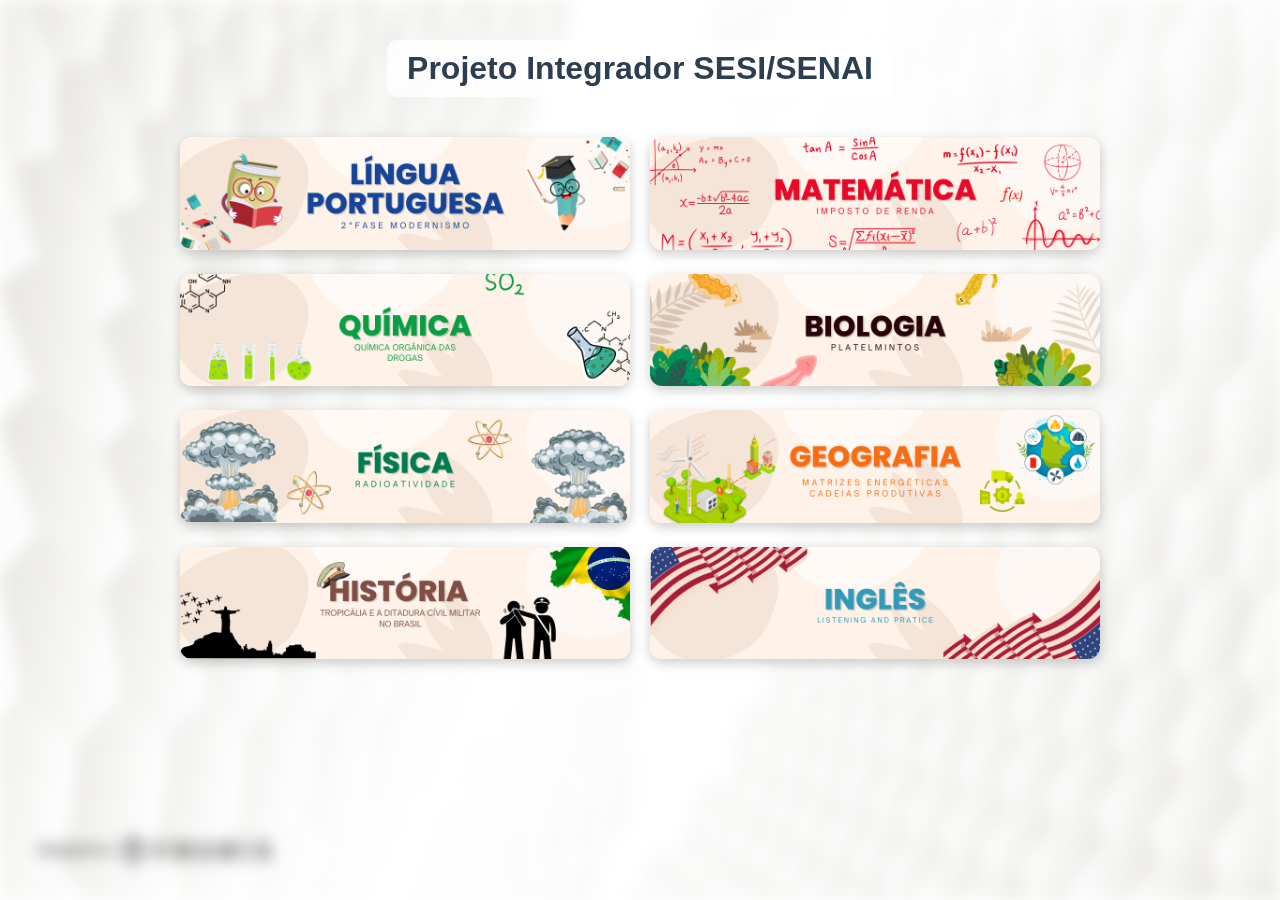
<file: index.html>
<!DOCTYPE html>
<html lang="pt-BR">

<head>
  <meta charset="UTF-8">
  <meta name="viewport" content="width=device-width, initial-scale=1.0">
  <title>Projeto Integrador</title>
  <style>
    * {
      margin: 0;
      padding: 0;
      box-sizing: border-box;
    }

    body, html {
      height: 100%;
      font-family: Arial, sans-serif;
    }

    .background {
      background-image: url('fundo barnco.webp');
      background-size: cover;
      background-position: center;
      filter: blur(8px);
      position: fixed;
      top: 0;
      left: 0;
      width: 100%;
      height: 100%;
      z-index: -1;
    }

    .conteudo {
      position: relative;
      z-index: 1;
      padding: 40px 20px;
      text-align: center;
    }

    h1 {
      color: #2c3e50;
      margin-bottom: 40px;
      background-color: rgba(255, 255, 255, 0.8);
      display: inline-block;
      padding: 10px 20px;
      border-radius: 10px;
    }

    .grid {
      display: flex;
      flex-wrap: wrap;
      justify-content: center;
      gap: 20px;
      max-width: 1000px;
      margin: 0 auto;
    }

    .imagem-link {
      width: 45%;
      min-width: 150px;
    }

    .imagem-link img {
      width: 100%;
      height: auto;
      border-radius: 12px;
      box-shadow: 0 4px 12px rgba(0, 0, 0, 0.2);
      transition: transform 0.2s ease-in-out;
    }

    .imagem-link img:hover {
      transform: scale(1.05);
    }

    @media (max-width: 768px) {
      .imagem-link {
        width: 75%;
      }
    }

    @media (max-width: 480px) {
      .imagem-link {
        width: 75%;
      }
    }
  </style>
</head>

<body>
    <div vw class="enabled">
        <div vw-access-button class="active"></div>
        <div vw-plugin-wrapper>
          <div class="vw-plugin-top-wrapper"></div>
        </div>
      </div>
      <script src="https://vlibras.gov.br/app/vlibras-plugin.js"></script>
      <script>
        new window.VLibras.Widget('https://vlibras.gov.br/app');
      </script>
  <div class="background"></div>

  <div class="conteudo">
    <h1>Projeto Integrador SESI/SENAI</h1>

    <div class="grid">
      <a href="lp.html" class="imagem-link"><img src="pageLP.png" alt="Língua Portuguesa"></a>
      <a href="mat.html" class="imagem-link"><img src="mat_banner.png" alt="Matemática"></a>
      <a href="qui.html" class="imagem-link"><img src="qui.png" alt="Química"></a>
      <a href="bio.html" class="imagem-link"><img src="bio.png" alt="Biologia"></a>
      <a href="fis.html" class="imagem-link"><img src="fis.png" alt="Física"></a>
      <a href="geo.html" class="imagem-link"><img src="geo.png" alt="Geografia"></a>
      <a href="his.html" class="imagem-link"><img src="his.png" alt="História"></a>
      <a href="ing.html" class="imagem-link"><img src="ing.png" alt="Inglês"></a>
    </div>
  </div>
</body>

</html>
</file>
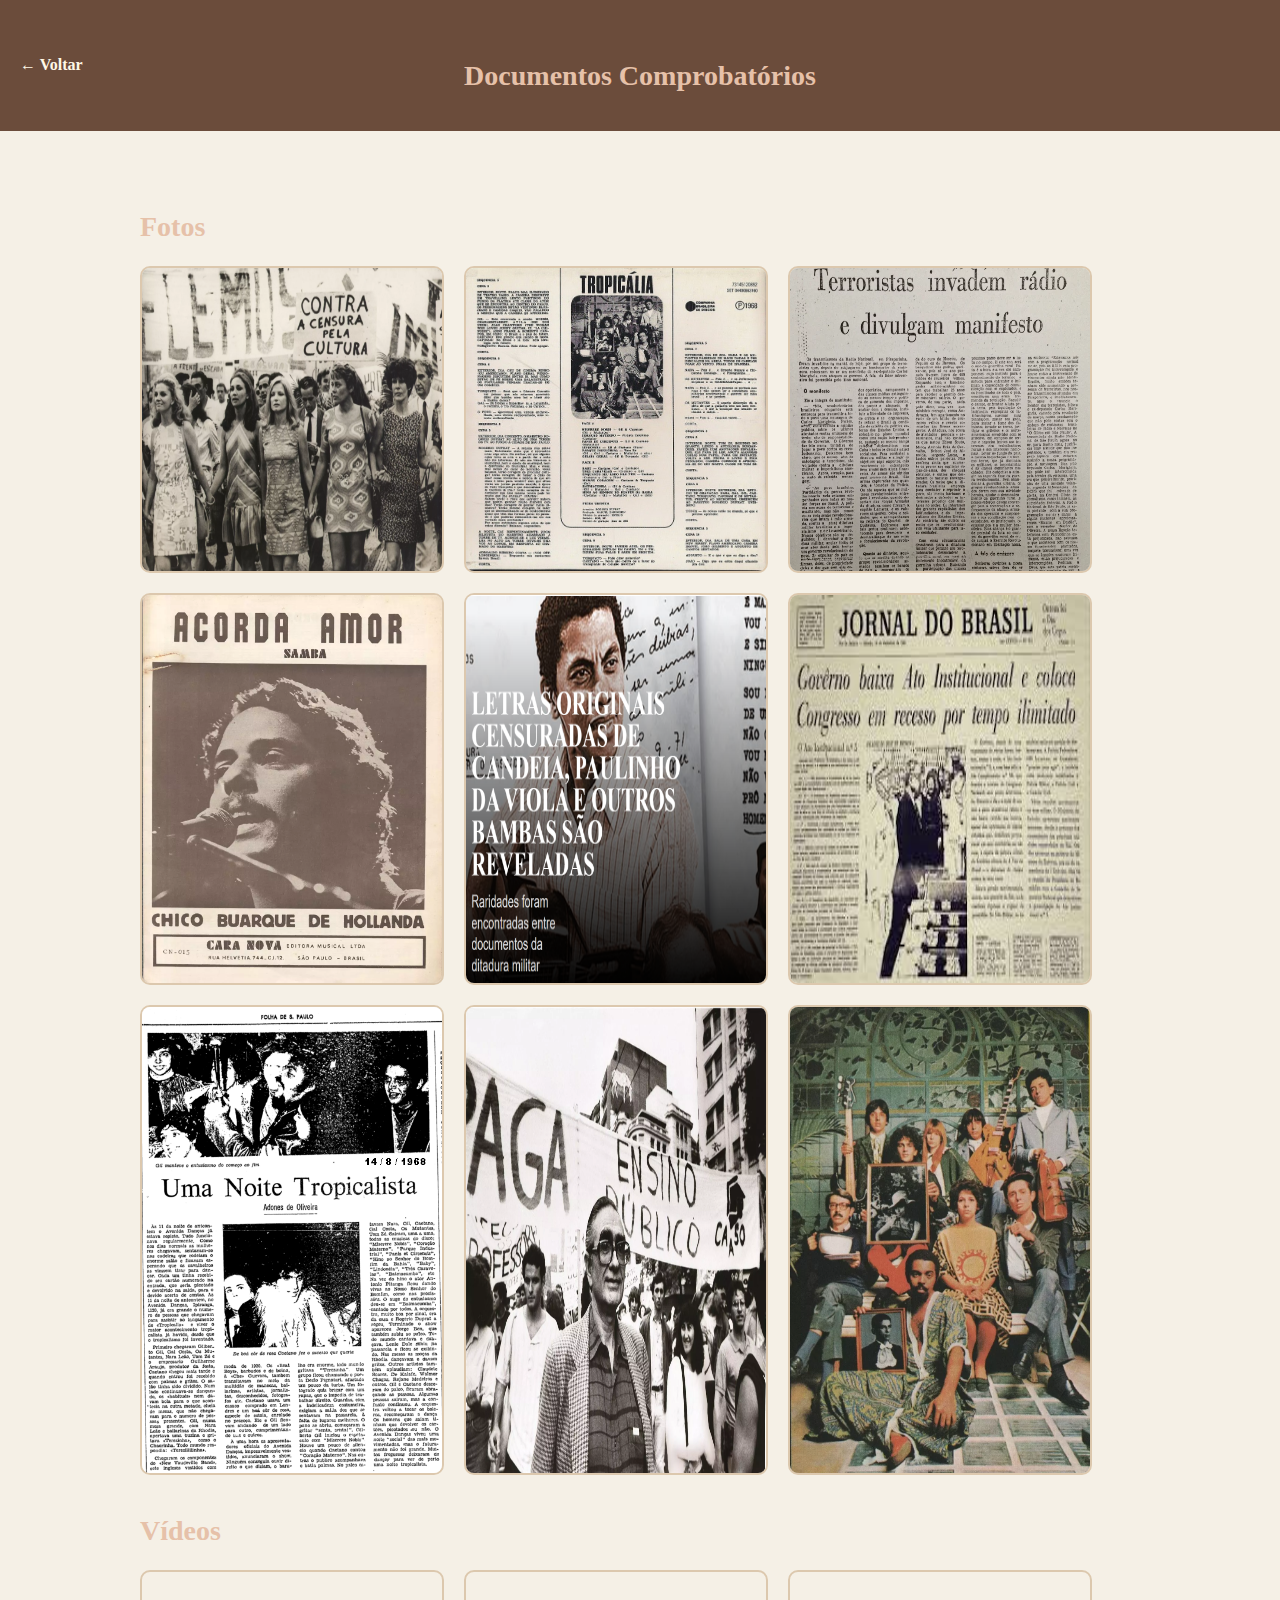
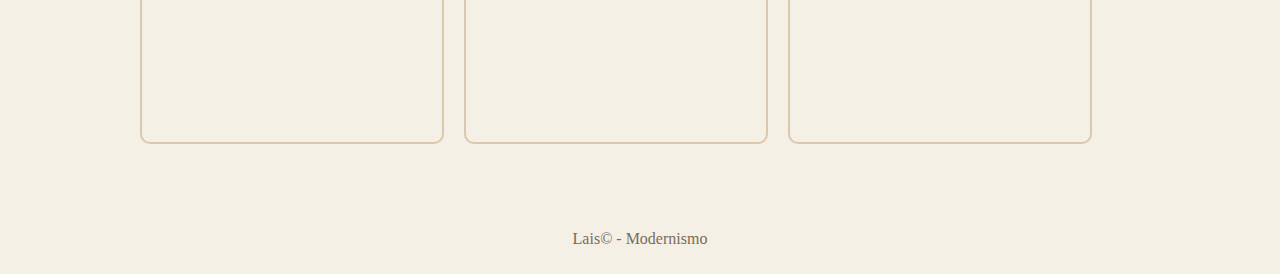
<file: documentos.html>
<!DOCTYPE html>
<html lang="pt-BR">

<head>
  <meta charset="UTF-8">
  <meta name="viewport" content="width=device-width, initial-scale=1.0">
  <title>Documentos Comprobatórios</title>
  <style>
    body {
      font-family: Georgia, serif;
      background-color: #f5f0e6;
      margin: 0;
      color: #3a2f24;
    }

    header {
      background-color: #6b4c3b;
      color: #fff8e7;
      text-align: center;
      position: relative;
      padding: 20px;
    }

    .botao-voltar {
      position: absolute;
      left: 20px;
      top: 50%;
      transform: translateY(-50%);
      color: #fff8e7;
      text-decoration: none;
      font-weight: bold;
    }

    .botao-voltar:hover {
      color: #d2b48c;
    }

    .container {
      max-width: 1000px;
      margin: 0 auto;
      padding: 20px;
    }

    h1,
    h2 {
      color: #e6c1a9;
      font-size: 28px;
      margin-top: 40px;
    }

    .galeria {
      margin-top: 20px;
    }

    .grid {
      display: flex;
      flex-wrap: wrap;
      gap: 20px;
      margin-top: 15px;
    }

    .grid img,
    .grid video,
    .grid iframe {
      width: 300px;
      border-radius: 10px;
      border: 2px solid #dcc8ae;
      transition: transform 0.3s, border-color 0.3s;
    }

    .grid img:hover,
    .grid video:hover,
    .grid iframe:hover {
      transform: scale(1.03);
      border-color: #a0522d;
    }

    iframe {
      height: 170px;
    }

    footer {
      text-align: center;
      margin-top: 40px;
      padding: 10px;
      color: #7a6b5b;
    }
  </style>
</head>

<body>
  <div vw class="enabled">
    <div vw-access-button class="active"></div>
    <div vw-plugin-wrapper>
      <div class="vw-plugin-top-wrapper"></div>
    </div>
  </div>
  <script src="https://vlibras.gov.br/app/vlibras-plugin.js"></script>
  <script>
    new window.VLibras.Widget('https://vlibras.gov.br/app');
  </script>
  <header>
    <h1>Documentos Comprobatórios</h1>
    <a href="his.html" class="botao-voltar">← Voltar</a>
  </header>

  <div class="container galeria">
    <h2>Fotos</h2>
    <div class="grid">
      <img src="resitencia.webp" alt="Resistência">
      <img src="tropicalia.png" alt="Tropicália">
      <img src="radio nacioal.webp" alt="Rádio Nacional">
      <img src="chico buarque.webp" alt="Chico Buarque">
      <img src="censura.png" alt="Censura">
      <img src="ato instituconal.jpg" alt="Ato Institucional">
      <img src="1968 - Lanzamiento Tropicalia (1).png" alt="Panis et Circenses">
      <img src="O-sociologo-Florestan-Fernandes-em-ato-de-rua.webp" alt="Florestan Fernandes">
      <img src="6---Fotografia-que-estampa-a-capa-de-Tropicalia-ou-Panis-et-Circenses_-1969.webp" alt="Capa Tropicalia">
    </div>

    <h2>Vídeos</h2>
    <div class="grid">
      <iframe src="https://www.youtube.com/embed/ar6H80t67Ag?si=CYJL3pVasboBN65C" title="YouTube video player" frameborder="0" allowfullscreen></iframe>
      <iframe src="https://www.youtube.com/embed/ZgGgHn3ibCA?si=cDRwAa4LMzi-eVp5" title="YouTube video player" frameborder="0" allowfullscreen></iframe>
      <iframe src="https://www.youtube.com/embed/eMESbjT8QG0?si=3YpInBXMG-ROb2-r" title="YouTube video player" frameborder="0" allowfullscreen></iframe>
    </div>
  </div>

  <footer>
    <p>Lais&copy; - Modernismo</p>
  </footer>
</body>

</html>
</file>
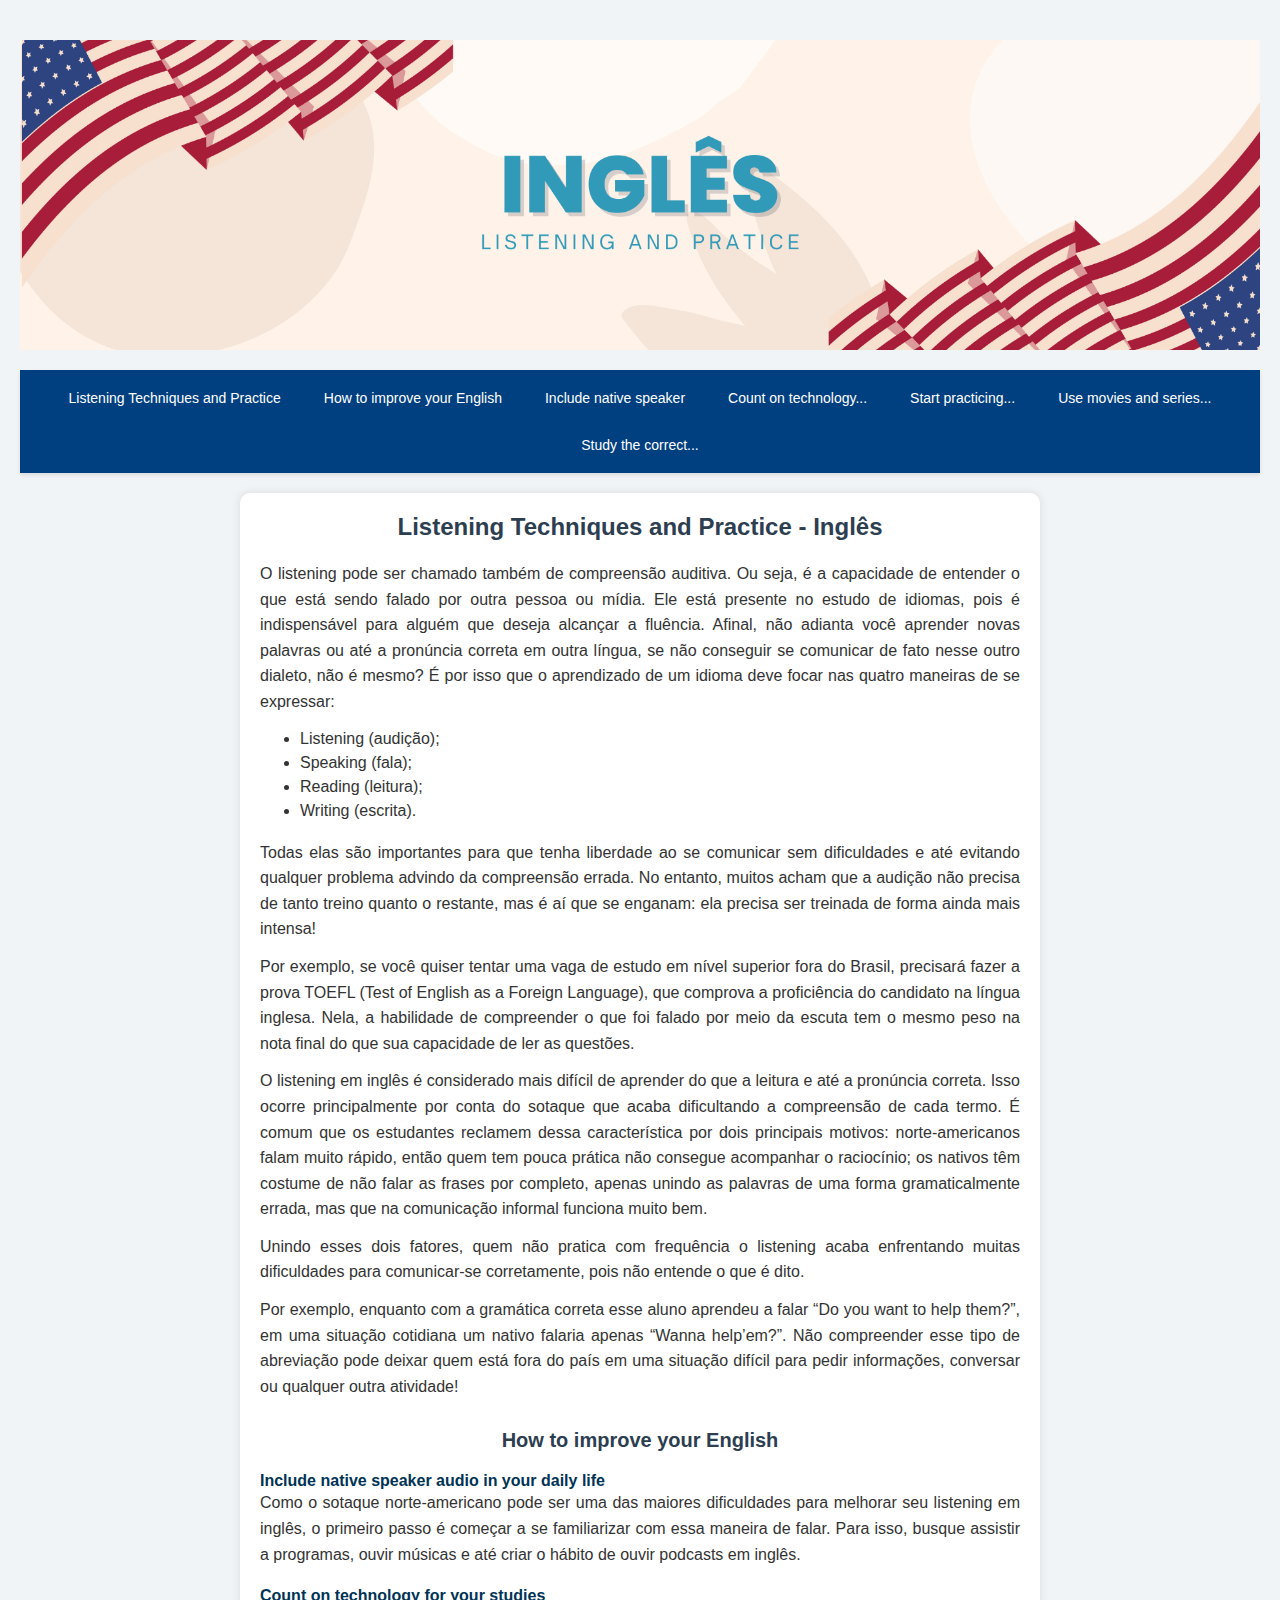
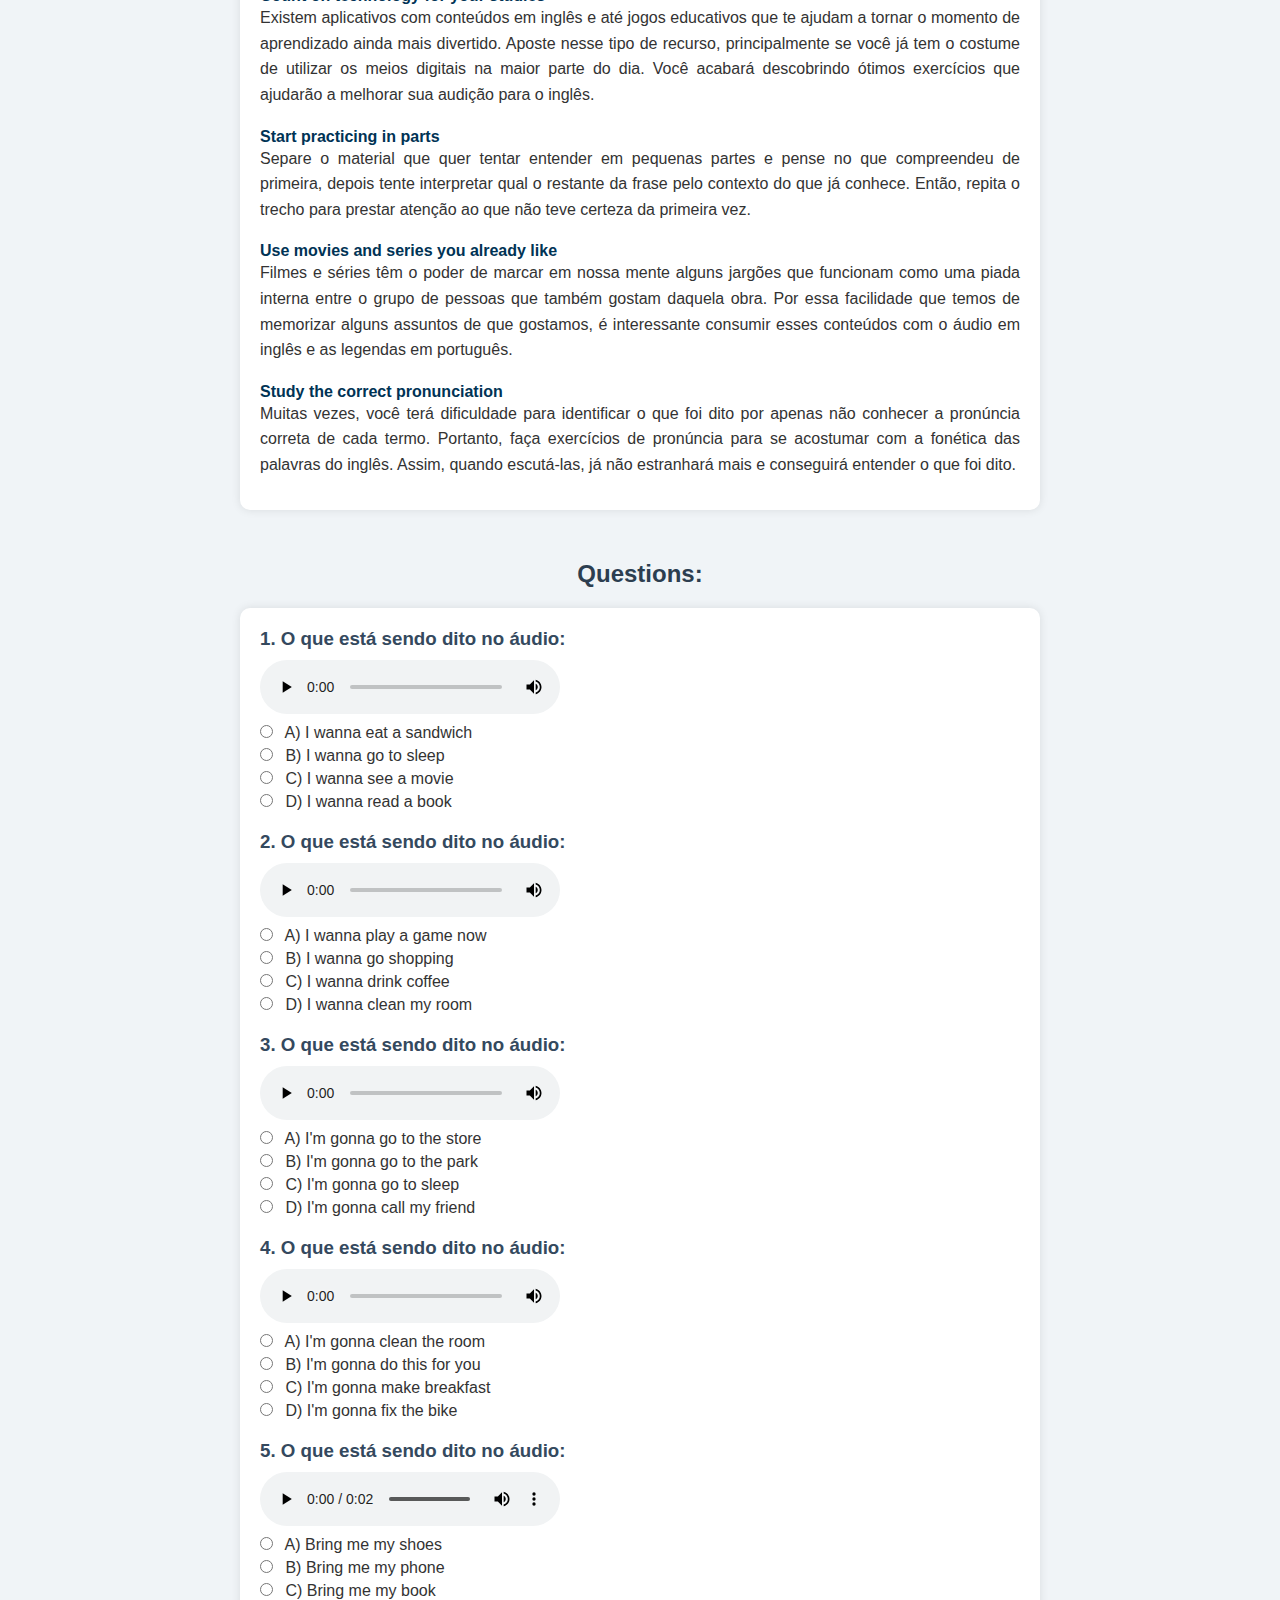
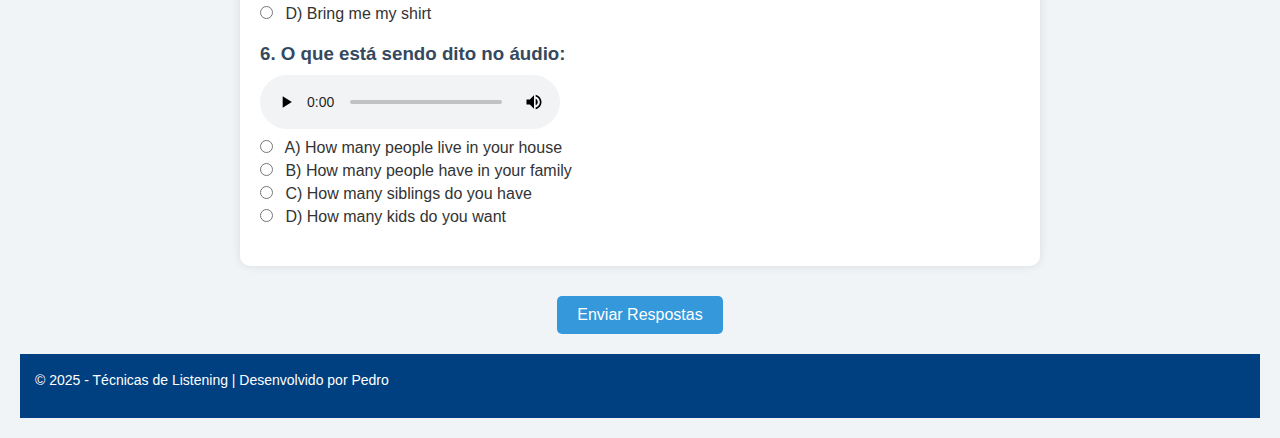
<file: ing.html>
<!DOCTYPE html>
<html lang="pt-br">
    <head>
        <meta charset="UTF-8">
        <meta name="viewport" content="width=device-width, initial-scale=1.0">
        <title>Listening Techniques and Practice</title>
        <link rel="stylesheet" href="ingles.css">
    </head>
    <body>
        <header>
            <img src="ingbanner.png" alt="Logo do Curso">
        </header>
        <nav>
            <a href="#listening">Listening Techniques and Practice</a>
            <a herf="#howtoimprove">How to improve your English</a>
            <a href="#include">Include native speaker</a>
            <a href="#count">Count on technology...</a>
            <a href="#start">Start practicing...</a>
            <a href="#use">Use movies and series...</a>
            <a href="#study">Study the correct...</a>
        </nav>
        <main>
            <div class="content">
                <section id="listening">
                    <h1>Listening Techniques and Practice - Inglês</h1>
                    <p>
                        O listening pode ser chamado também de compreensão auditiva. Ou seja, é a capacidade de entender o que está
                sendo falado por outra pessoa ou mídia. Ele está presente no estudo de idiomas, pois é indispensável para
                alguém que deseja alcançar a fluência. Afinal, não adianta você aprender novas palavras ou até a pronúncia
                correta em outra língua, se não conseguir se comunicar de fato nesse outro dialeto, não é mesmo? É por isso
                que o aprendizado de um idioma deve focar nas quatro maneiras de se expressar:
                    </p>
                    <ul>
                        <li>Listening (audição);</li>
                        <li>Speaking (fala);</li>
                        <li>Reading (leitura);</li>
                        <li>Writing (escrita).</li>
                    </ul>
                    <p>
                        Todas elas são importantes para que tenha liberdade ao se comunicar sem dificuldades e até evitando qualquer
                problema advindo da compreensão errada. No entanto, muitos acham que a audição não precisa de tanto treino
                quanto o restante, mas é aí que se enganam: ela precisa ser treinada de forma ainda mais intensa!
                    </p>
                    <p>
                        Por exemplo, se você quiser tentar uma vaga de estudo em nível superior fora do Brasil, precisará fazer a
                prova TOEFL (Test of English as a Foreign Language), que comprova a proficiência do candidato na língua
                inglesa. Nela, a habilidade de compreender o que foi falado por meio da escuta tem o mesmo peso na nota
                final do que sua capacidade de ler as questões.
                    </p>
                    <p>
                        O listening em inglês é considerado mais difícil de aprender do que a leitura e até a pronúncia correta. Isso
                ocorre principalmente por conta do sotaque que acaba dificultando a compreensão de cada termo. É comum que
                os estudantes reclamem dessa característica por dois principais motivos: norte-americanos falam muito
                rápido, então quem tem pouca prática não consegue acompanhar o raciocínio; os nativos têm costume de não
                falar as frases por completo, apenas unindo as palavras de uma forma gramaticalmente errada, mas que na
                comunicação informal funciona muito bem.
                    </p>
                    <p>
                        Unindo esses dois fatores, quem não pratica com frequência o listening acaba enfrentando muitas dificuldades
                para comunicar-se corretamente, pois não entende o que é dito.
                    </p>
                    <p>
                        Por exemplo, enquanto com a gramática correta esse aluno aprendeu a falar “Do you want to help them?”, em uma
                situação cotidiana um nativo falaria apenas “Wanna help’em?”. Não compreender esse tipo de abreviação pode
                deixar quem está fora do país em uma situação difícil para pedir informações, conversar ou qualquer outra
                atividade!
                    </p>
                </section>
                <h2>How to improve your English</h2>
                <section id="howtoimprove"></section>
                <h4>Include native speaker audio in your daily life</h4>
                <section id="include"></section>
                <p>
                    Como o sotaque norte-americano pode ser uma das maiores dificuldades para melhorar seu listening em inglês, o
                primeiro passo é começar a se familiarizar com essa maneira de falar. Para isso, busque assistir a
                programas, ouvir músicas e até criar o hábito de ouvir podcasts em inglês.
                </p>
                <h4>Count on technology for your studies</h4>
                <section id="count"></section>
                <p>
                    Existem aplicativos com conteúdos em inglês e até jogos educativos que te ajudam a tornar o momento de
                aprendizado ainda mais divertido. Aposte nesse tipo de recurso, principalmente se você já tem o costume de
                utilizar os meios digitais na maior parte do dia. Você acabará descobrindo ótimos exercícios que ajudarão a
                melhorar sua audição para o inglês.
                </p>
                <h4>Start practicing in parts</h4>
                <section id="start"></section>
                <p>
                    Separe o material que quer tentar entender em pequenas partes e pense no que compreendeu de primeira, depois
                tente interpretar qual o restante da frase pelo contexto do que já conhece. Então, repita o trecho para
                prestar atenção ao que não teve certeza da primeira vez.
                </p>
                <h4>Use movies and series you already like</h4>
                <section id="use"></section>
                <p>
                    Filmes e séries têm o poder de marcar em nossa mente alguns jargões que funcionam como uma piada interna
                entre o grupo de pessoas que também gostam daquela obra. Por essa facilidade que temos de memorizar alguns
                assuntos de que gostamos, é interessante consumir esses conteúdos com o áudio em inglês e as legendas em
                português.
                </p>
                <h4>Study the correct pronunciation</h4>
                <section id="study"></section>
                <p>
                    Muitas vezes, você terá dificuldade para identificar o que foi dito por apenas não conhecer a pronúncia
                correta de cada termo. Portanto, faça exercícios de pronúncia para se acostumar com a fonética das palavras
                do inglês. Assim, quando escutá-las, já não estranhará mais e conseguirá entender o que foi dito.
                </p>
            </div>
        </main>
        <!DOCTYPE html>
        <html lang="pt-BR">
            <head>
                <meta charset="UTF-8">
                <meta name="viewport" content="width=device-width, initial-scale=1.0">
                <title>Perguntas Sobre:</title>
                <style>
    body {
      font-family: Arial, sans-serif;
      background: #f0f4f7;
      padding: 20px;
    }
    h1, h2 {
      text-align: center;
      color: #2c3e50;
    }
    .content, .quiz-container {
      max-width: 800px;
      margin: auto;
      background: white;
      padding: 20px;
      border-radius: 10px;
      box-shadow: 0 0 10px rgba(0,0,0,0.1);
      margin-bottom: 30px;
    }
    .question {
      margin-bottom: 20px;
    }
    .question h3 {
      color: #34495e;
    }
    .options label {
      display: block;
      margin-bottom: 5px;
      cursor: pointer;
    }
    .options input[type="radio"] {
      margin-right: 8px;
    }
    .correct {
      color: green;
    }
    .incorrect {
      color: red;
    }
    #submit {
      display: block;
      margin: 20px auto;
      padding: 10px 20px;
      font-size: 16px;
      background: #3498db;
      color: white;
      border: none;
      border-radius: 5px;
      cursor: pointer;
    }
    #submit:hover {
      background: #2980b9;
    }
    #result {
      text-align: center;
      font-size: 20px;
      font-weight: bold;
      margin-top: 20px;
    }
                </style>
            </head>
            <body>
                <h1>Questions:</h1>
                <section id="questoes">
                    <div class="quiz-container" id="quiz"></div>
                    <button id="submit">Enviar Respostas</button>
                    <div id="result"></div>
                </section>
                <script>
    const quizData = [
  {

    question: "1. O que está sendo dito no áudio:",
    audio: "pedro1.ogg",
    options: [
      "A) I wanna eat a sandwich",
      "B) I wanna go to sleep",
      "C) I wanna see a movie", // correta
      "D) I wanna read a book"
    ],
    correct: 2
  },
  {
    question: "2. O que está sendo dito no áudio:",
    audio: "pedro2.ogg",
    options: [
      "A) I wanna play a game now", // correta
      "B) I wanna go shopping",
      "C) I wanna drink coffee",
      "D) I wanna clean my room"
    ],
    correct: 0
  },
  {
    question: "3. O que está sendo dito no áudio:",
    audio: "pedro3.ogg",
    options: [
      "A) I'm gonna go to the store",
      "B) I'm gonna go to the park", // correta
      "C) I'm gonna go to sleep",
      "D) I'm gonna call my friend"
    ],
    correct: 1
  },
  {
    question: "4. O que está sendo dito no áudio:",
    audio: "pedro4.ogg",
    options: [
      "A) I'm gonna clean the room",
      "B) I'm gonna do this for you", // correta
      "C) I'm gonna make breakfast",
      "D) I'm gonna fix the bike"
    ],
    correct: 1
  },
  {
    question: "5. O que está sendo dito no áudio:",
    audio: "pedro5.ogg",
    options: [
      "A) Bring me my shoes",
      "B) Bring me my phone",
      "C) Bring me my book",
      "D) Bring me my shirt" // correta
    ],
    correct: 3
  },
  {
    question: "6. O que está sendo dito no áudio:",
    audio: "pedro6.ogg",
    options: [
      "A) How many people live in your house",
      "B) How many people have in your family", // correta
      "C) How many siblings do you have",
      "D) How many kids do you want"
    ],
    correct: 1
  }
];

    const quizContainer = document.getElementById("quiz");

    quizData.forEach((q, i) => {
      const div = document.createElement("div");
      div.classList.add("question");
      div.innerHTML = `
  <h3>${q.question}</h3>
  ${q.audio ? `
    <audio controls style="margin: 10px 0; display: block;">
      <source src="${q.audio}" type="audio/mpeg">
      Seu navegador não suporta o elemento de áudio.
    </audio>
  ` : ''}
  <div class="options">
    ${q.options.map((opt, idx) => `
      <label>
        <input type="radio" name="question${i}" value="${idx}"> ${opt}
      </label>
    `).join('')}
  </div>
`;
      quizContainer.appendChild(div);
    });

    document.getElementById("submit").addEventListener("click", () => {
      let score = 0;
      quizData.forEach((q, i) => {
        const options = document.getElementsByName(`question${i}`);
        let selected = -1;
        for (let opt of options) {
          if (opt.checked) selected = parseInt(opt.value);
        }
        const labels = options[0].closest(".options").querySelectorAll("label");
        labels.forEach((label, idx) => {
          label.classList.remove("correct", "incorrect");
          if (idx === q.correct) label.classList.add("correct");
          else if (idx === selected && selected !== q.correct) label.classList.add("incorrect");
        });
        if (selected === q.correct) score++;
      });

      document.getElementById("result").innerText = `Você acertou ${score} de ${quizData.length} perguntas!`;
    });
                </script>
                <footer>
                    <p>&copy; 2025 - Técnicas de Listening | Desenvolvido por Pedro</p>
                </footer>
            </body>
        </html>
</file>
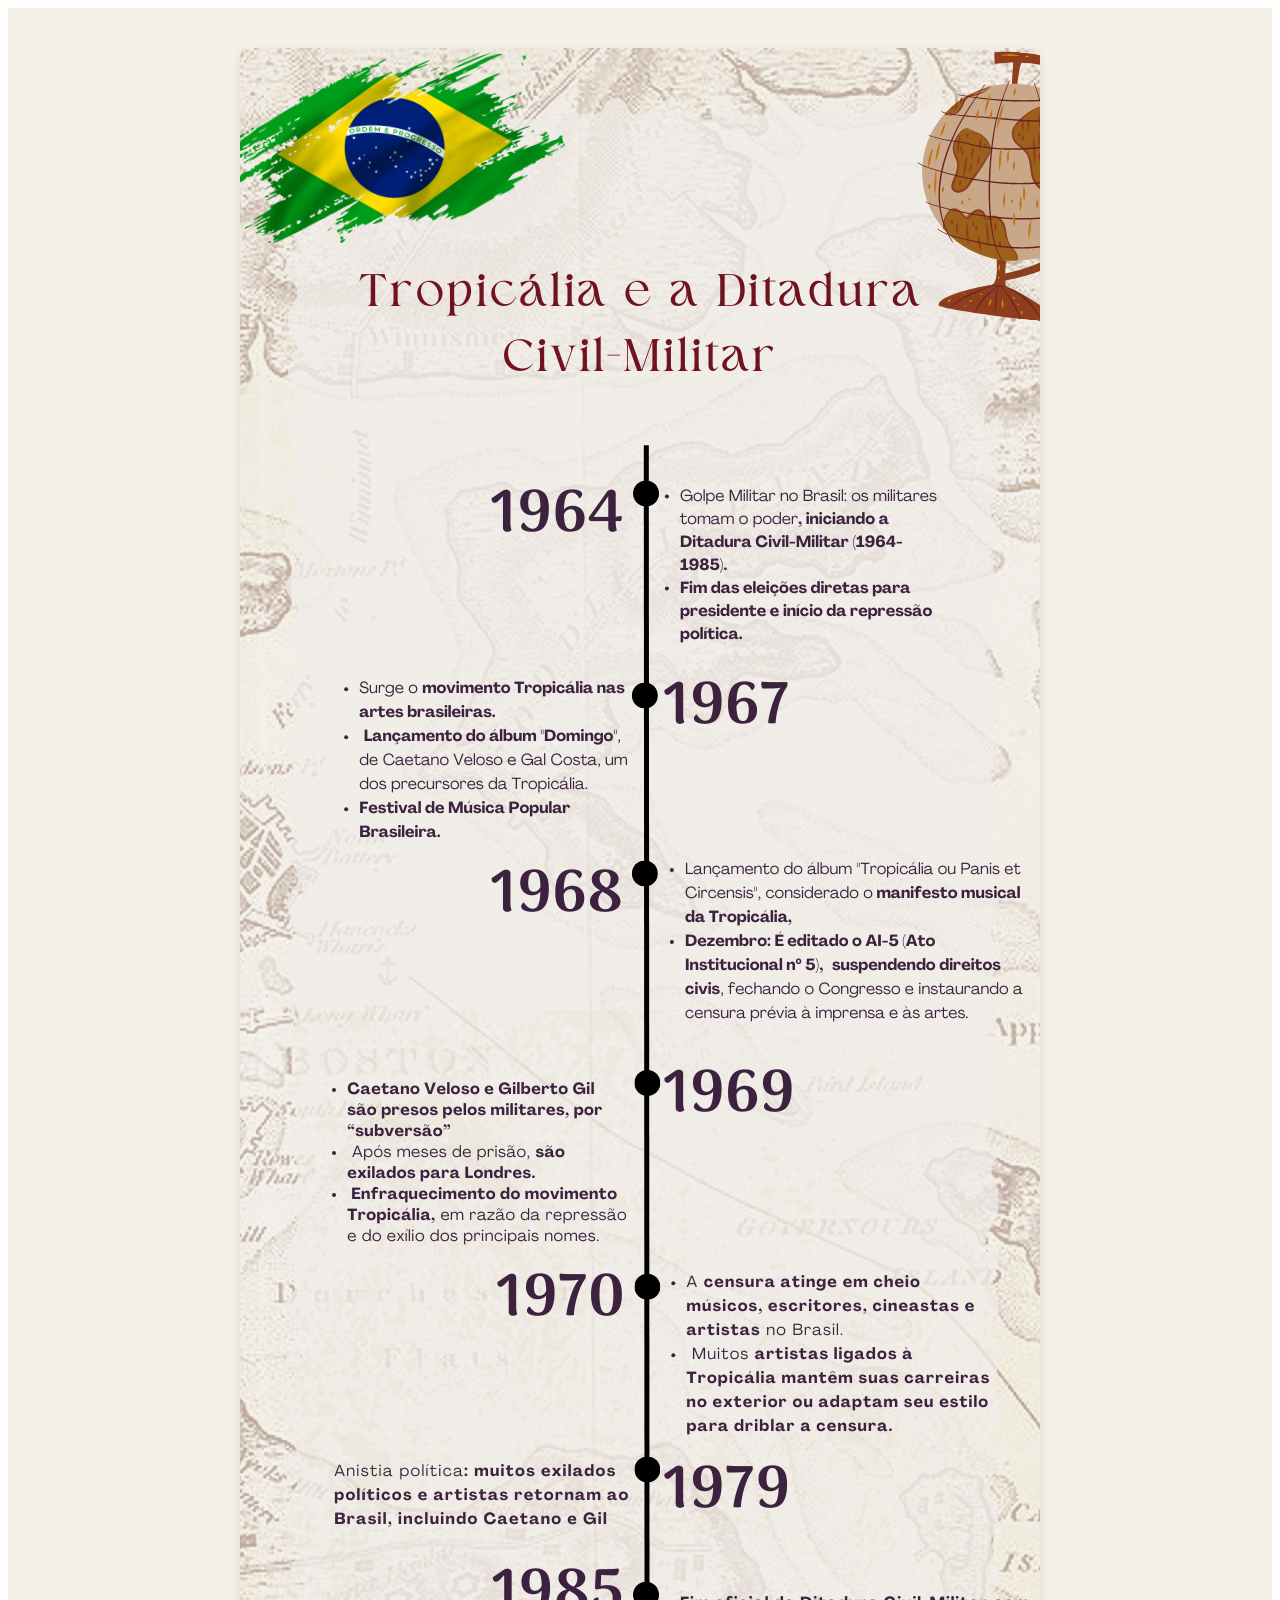
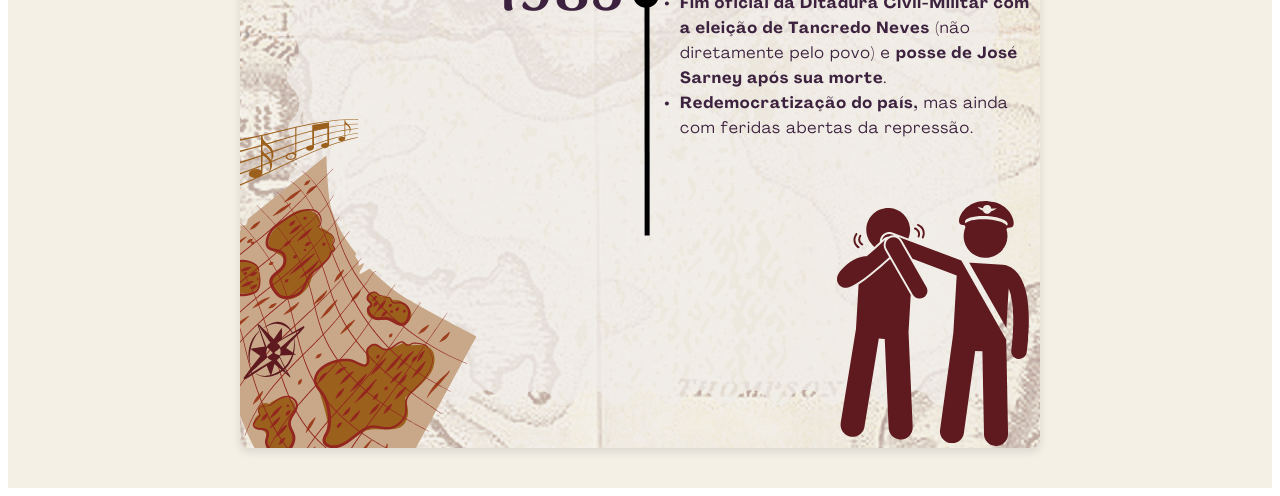
<file: linhatempo.html>
<!DOCTYPE html>
<html lang="pt-BR">
<head>
  <meta charset="UTF-8">
  <meta name="viewport" content="width=device-width, initial-scale=1">
  <title>Exemplo de Imagem</title>
  <style>
    .image-container {
      display: flex;
      justify-content: center;
      align-items: center;
      padding: 40px;
      background-color: #f5f0e6;
      min-height: 100vh;
      margin: 0;
    }
    
    .minha-imagem {
      max-width: 100%;
      height: auto;
      border-radius: 8px;
      box-shadow: 0 4px 8px rgba(0,0,0,0.1);
    }
    </style>
</head>
<body>
  <div vw class="enabled">
    <div vw-access-button class="active"></div>
    <div vw-plugin-wrapper>
      <div class="vw-plugin-top-wrapper"></div>
    </div>
  </div>
  <script src="https://vlibras.gov.br/app/vlibras-plugin.js"></script>
  <script>
    new window.VLibras.Widget('https://vlibras.gov.br/app');
  </script>
  <div class="image-container">
    <img src="linha do tempo tropicalia.png" alt="Descrição da imagem" class="minha-imagem">
  </div>
</body>
</html>
</file>
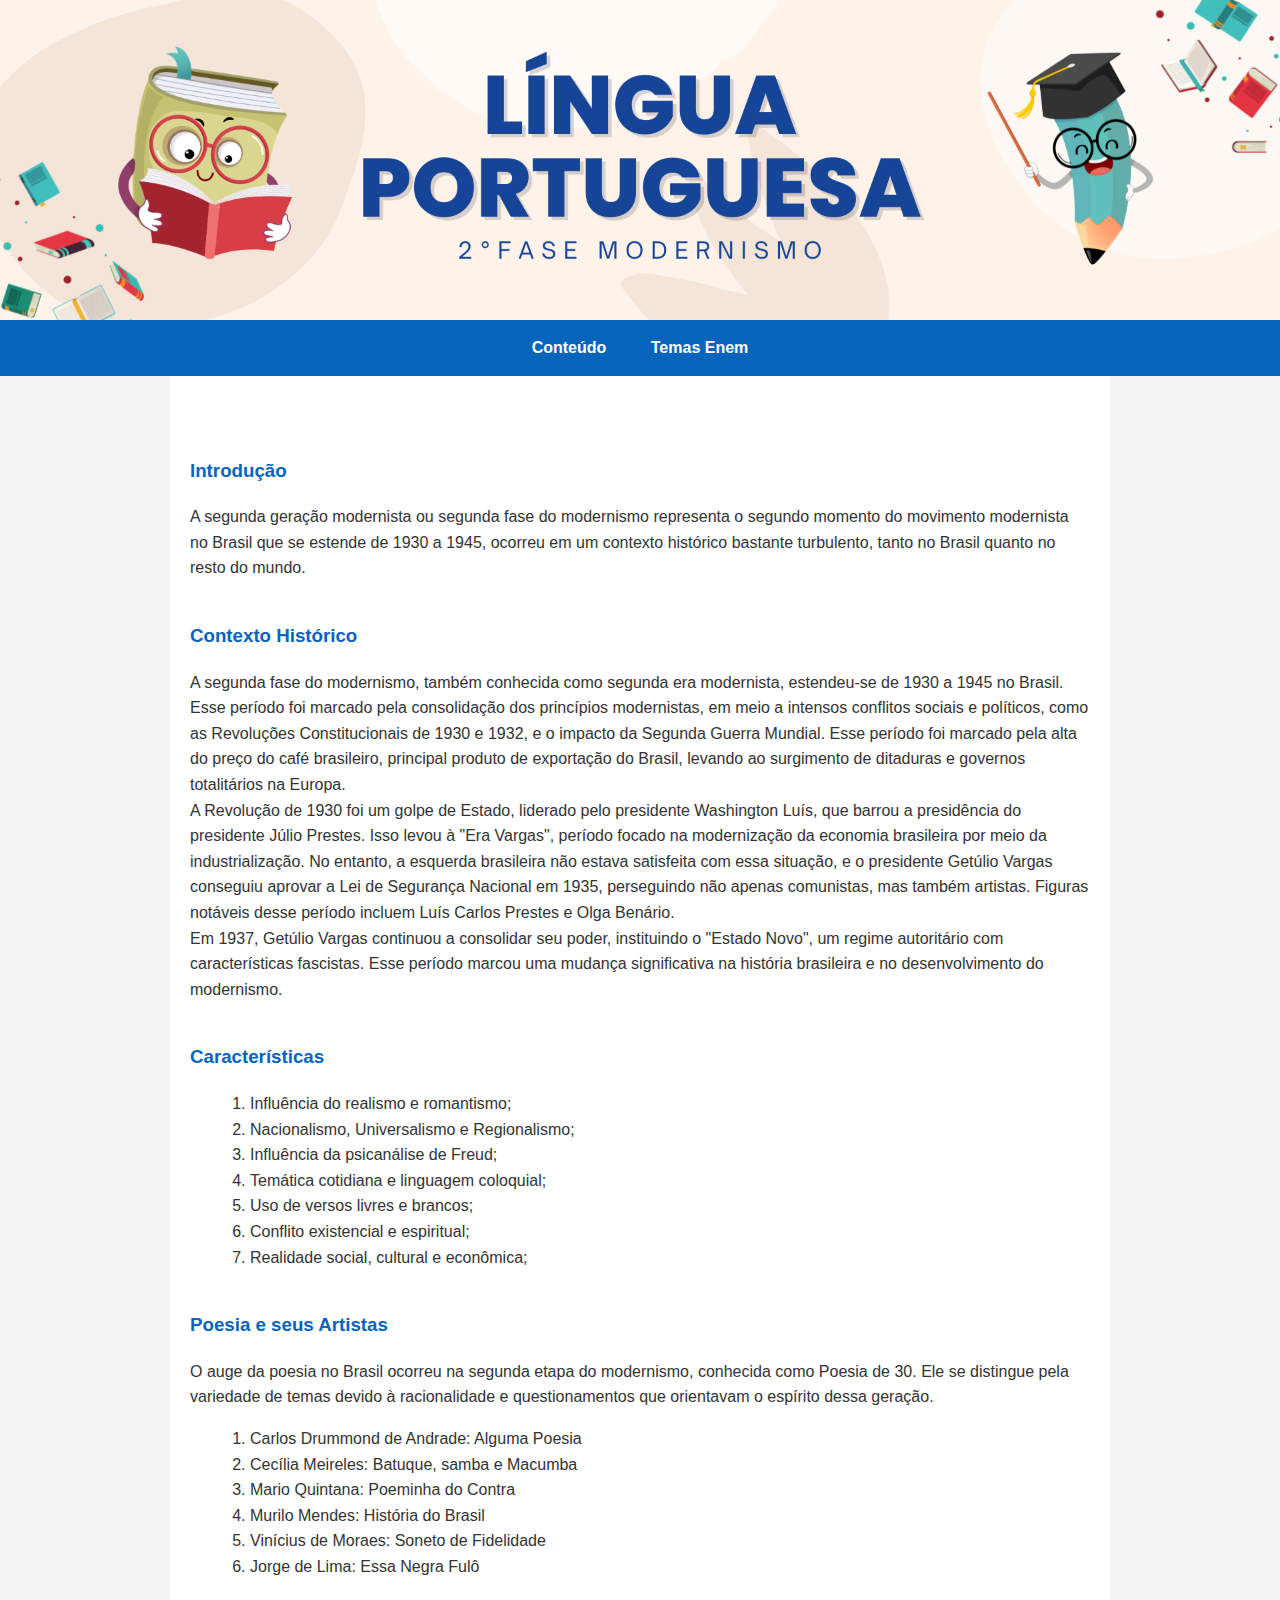
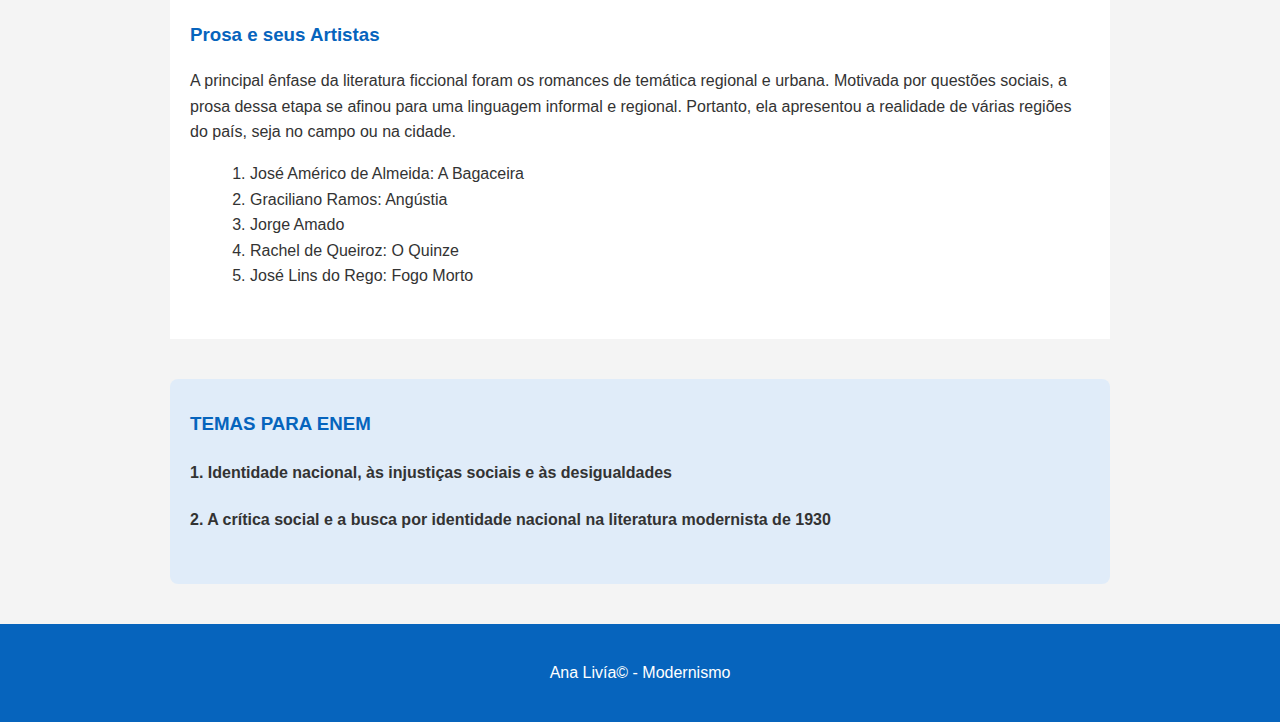
<file: lp.html>
<!DOCTYPE html>
<html lang="pt-br">

<head>
    <meta charset="UTF-8">
    <meta name="viewport" content="width=device-width, initial-scale=1.0">
    <title>Língua Portuguesa: 2° Fase Modernismo</title>
    <style>
        body {
            font-family: 'Segoe UI', Tahoma, Geneva, Verdana, sans-serif;
            margin: 0;
            background-color: #f4f4f4;
            color: #333;
            line-height: 1.6;
        }

        header {
            text-align: center;
            background-color: #fff;
            padding: 30px 20px 10px;
            box-shadow: 0 2px 5px rgba(0, 0, 0, 0.1);
        }

        header h1 {
            font-size: 2.5em;
            margin-bottom: 10px;
            color: #2e2e2e;
        }

        header h2 {
            font-size: 1.2em;
            font-weight: normal;
            color: #555;
        }

        nav {
            background-color: #0664bd;
            padding: 15px 0;
            text-align: center;
        }

        nav a {
            margin: 0 20px;
            text-decoration: none;
            color: white;
            font-weight: bold;
            transition: color 0.3s;
        }

        nav a:hover {
            color: #ffdf91;
        }

        img.header-img {
            width: 100%;
            height: auto;
            display: block;
        }

        section {
            max-width: 900px;
            margin: auto;
            padding: 40px 20px;
            background-color: #ffffff;
        }

        section h3 {
            color: #0664bd;
            margin-top: 40px;
        }

        section ol {
            margin-left: 20px;
            margin-bottom: 10px;
        }

        .questions {
            background-color: #e0ecf9;
            padding: 30px 20px;
            margin-top: 40px;
            border-radius: 8px;
        }

        .questions h3 {
            margin-top: 0;
        }

        footer {
            background-color: #0664bd;
            color: white;
            text-align: center;
            padding: 20px;
            margin-top: 40px;
        }

        @media (max-width: 600px) {
            nav a {
                display: block;
                margin: 10px 0;
            }

            section {
                padding: 20px 10px;
            }
        }
    </style>
</head>

<body>
    <img src="pageLP.png" alt="Imagem de cabeçalho" class="header-img">

    <nav>
        <a href="#conteudo">Conteúdo</a>
        <a href="#questoes">Temas Enem</a>
    </nav>

    <section id="conteudo">
        <h3>Introdução</h3>
        <p>A segunda geração modernista ou segunda fase do modernismo representa o segundo momento do movimento modernista no Brasil que se estende de 1930 a 1945, ocorreu em um contexto histórico bastante turbulento, tanto no Brasil quanto no resto do mundo.</p>

        <h3>Contexto Histórico</h3>
        <p>A segunda fase do modernismo, também conhecida como segunda era modernista, estendeu-se de 1930 a 1945 no Brasil. Esse período foi marcado pela consolidação dos princípios modernistas, em meio a intensos conflitos sociais e políticos, como as Revoluções Constitucionais de 1930 e 1932, e o impacto da Segunda Guerra Mundial. Esse período foi marcado pela alta do preço do café brasileiro, principal produto de exportação do Brasil, levando ao surgimento de ditaduras e governos totalitários na Europa.<br>


            A Revolução de 1930 foi um golpe de Estado, liderado pelo presidente Washington Luís, que barrou a presidência do presidente Júlio Prestes. Isso levou à "Era Vargas", período focado na modernização da economia brasileira por meio da industrialização. No entanto, a esquerda brasileira não estava satisfeita com essa situação, e o presidente Getúlio Vargas conseguiu aprovar a Lei de Segurança Nacional em 1935, perseguindo não apenas comunistas, mas também artistas. Figuras notáveis ​​desse período incluem Luís Carlos Prestes e Olga Benário.<br>
            
            
            Em 1937, Getúlio Vargas continuou a consolidar seu poder, instituindo o "Estado Novo", um regime autoritário com características fascistas. Esse período marcou uma mudança significativa na história brasileira e no desenvolvimento do modernismo.
            </p>

        <h3>Características</h3>
        <ol>
            <li>Influência do realismo e romantismo;</li>
            <li>Nacionalismo, Universalismo e Regionalismo;</li>
            <li>Influência da psicanálise de Freud;</li>
            <li>Temática cotidiana e linguagem coloquial;</li>
            <li>Uso de versos livres e brancos;</li>
            <li>Conflito existencial e espiritual;</li>
            <li>Realidade social, cultural e econômica;</li>
        </ol>

        <h3>Poesia e seus Artistas</h3>
        <p>O auge da poesia no Brasil ocorreu na segunda etapa do modernismo, conhecida como Poesia de 30.
            Ele se distingue pela variedade de temas devido à racionalidade e questionamentos que orientavam o espírito dessa geração.
            </p>
        <ol>
            <li>Carlos Drummond de Andrade: Alguma Poesia</li>
            <li>Cecília Meireles: Batuque, samba e Macumba</li>
            <li>Mario Quintana: Poeminha do Contra</li>
            <li>Murilo Mendes: História do Brasil</li>
            <li>Vinícius de Moraes: Soneto de Fidelidade</li>
            <li>Jorge de Lima: Essa Negra Fulô</li>
        </ol>

        <h3>Prosa e seus Artistas</h3>
        <p>A principal ênfase da literatura ficcional foram os romances de temática regional e urbana.
            Motivada por questões sociais, a prosa dessa etapa se afinou para uma linguagem informal e regional. Portanto, ela apresentou a realidade de várias regiões do país, seja no campo ou na cidade.
            </p>
        <ol>
            <li>José Américo de Almeida: A Bagaceira</li>
            <li>Graciliano Ramos: Angústia</li>
            <li>Jorge Amado</li>
            <li>Rachel de Queiroz: O Quinze</li>
            <li>José Lins do Rego: Fogo Morto</li>
        </ol>
    </section>

    <section id="questoes" class="questions">
        <h3>TEMAS PARA ENEM</h3>
        <h4>1. Identidade nacional, às injustiças sociais e às desigualdades</h4>
        <h4>2. A crítica social e a busca por identidade nacional na literatura modernista de 1930</h4>
    </section>

    <footer>
        <p>Ana Livía&copy; - Modernismo</p>
    </footer>
</body>

</html>
</file>
<file: ingles.css>
* {
    margin: 0;
    padding: 0;
    box-sizing: border-box;
  }
  
  body {
    font-family: Arial, sans-serif;
    background-color: #f8f9fa;
    color: #333;
    display: flex;
    flex-direction: column;
    min-height: 100vh;
  }
  
  header img {
    display: block;
    margin: 20px auto;
    max-width: 100%;
    height: auto;
  }
  
  main {
    flex: 1;
    padding: 20px;
  }
  
  .content {
    max-width: 900px;
    margin: 0 auto;
    background-color: #fff;
    padding: 25px;
    border-radius: 8px;
    box-shadow: 0 0 12px rgba(0, 0, 0, 0.05);
  }
  
  h1 {
    font-size: 24px;
    margin-bottom: 20px;
    text-align: center;
    color: #005090;
  }
  
  h2 {
    font-size: 20px;
    margin-top: 30px;
    color: #004070;
  }
  
  h4 {
    font-size: 16px;
    margin-top: 20px;
    color: #003355;
  }
  
  p {
    margin-bottom: 12px;
    line-height: 1.6;
    text-align: justify;
  }
  
  ul {
    margin: 15px 0 20px 20px;
    padding-left: 20px;
  }
  
  li {
    margin-bottom: 6px;
  }
  
  footer {
    background-color: #004080;
    color: white;
    text-align: center;
    padding: 15px;
    font-size: 14px;
  }
  nav {
    background-color: #004080;
    padding: 12px 0;
    display: flex;
    flex-wrap: wrap;
    justify-content: center;
    gap: 15px;
    box-shadow: 0 2px 4px rgba(0, 0, 0, 0.1);
  }
  
  nav a {
    color: #fff;
    text-decoration: none;
    font-weight: 500;
    padding: 8px 14px;
    border-radius: 4px;
    transition: background-color 0.3s ease, color 0.3s ease;
    font-size: 14px;
  }
  
  nav a:hover {
    background-color: #0066cc;
    color: #ffea00;
  }
</file>
